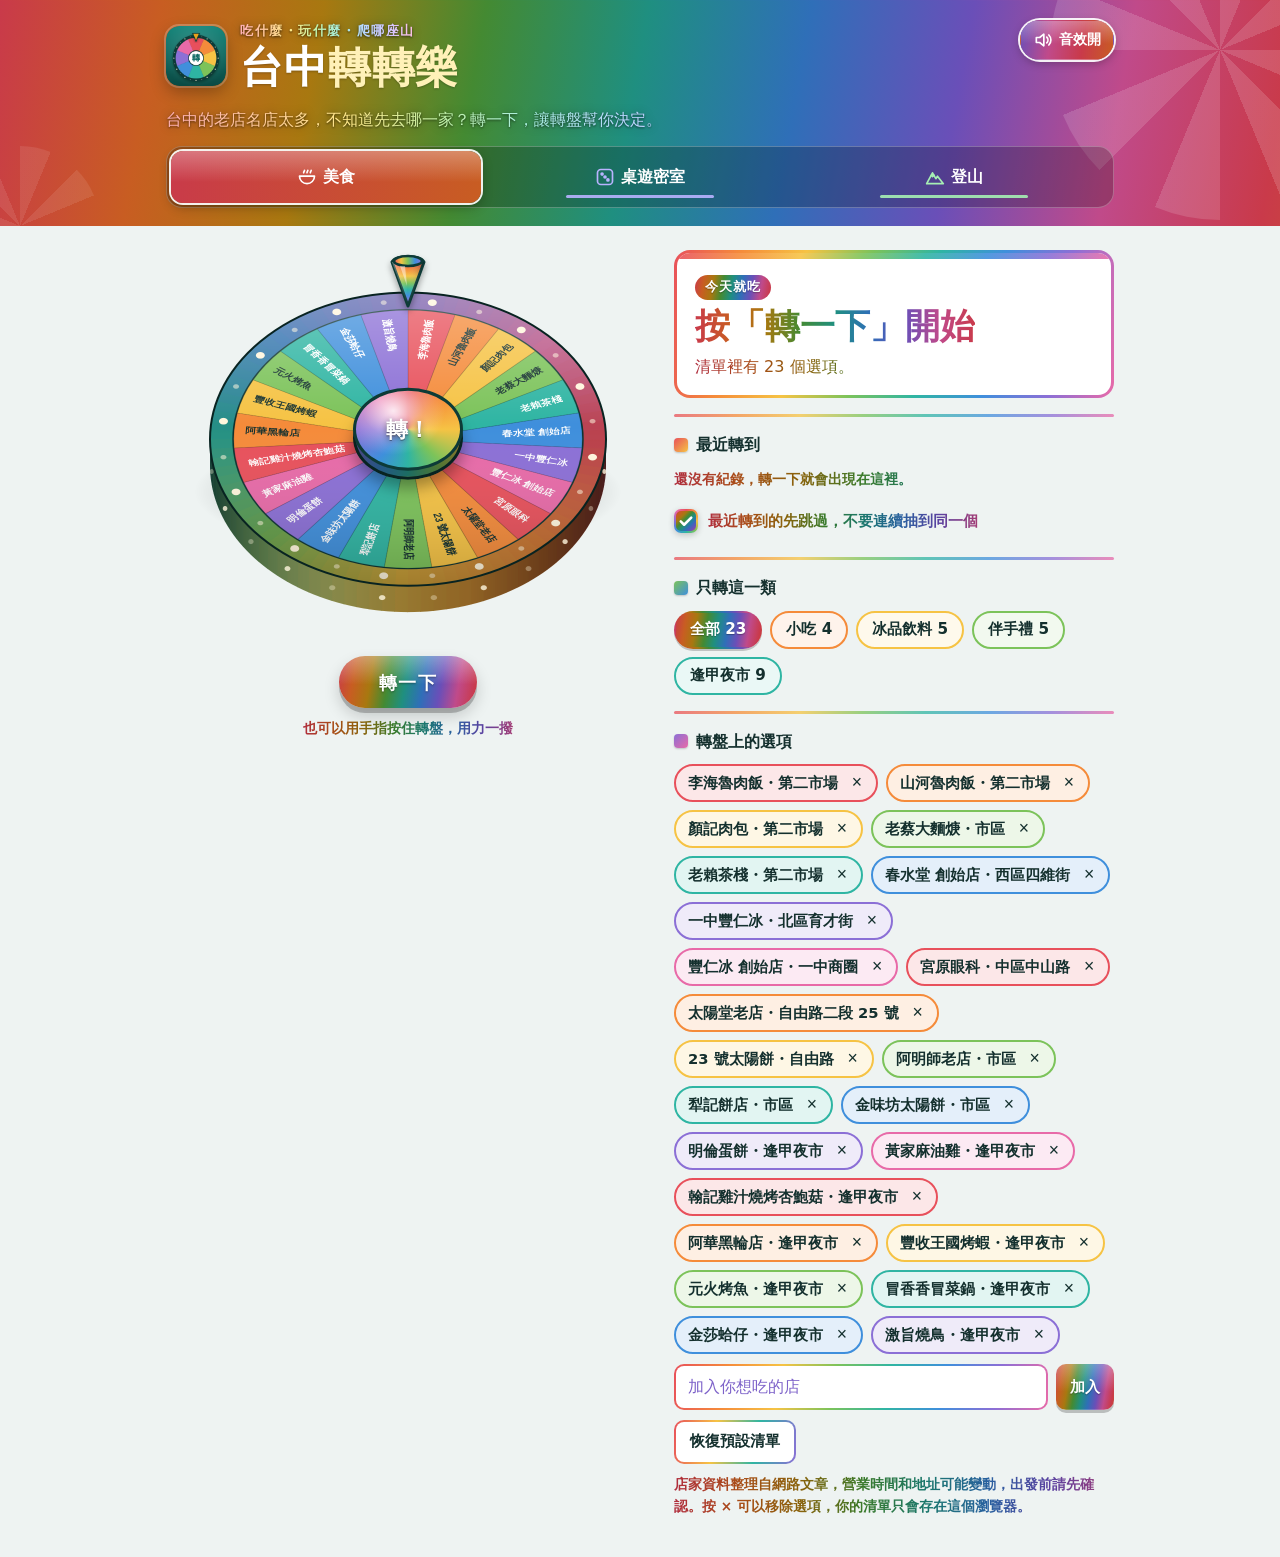
<file: wheel/index.html>
<!doctype html>
<html lang="zh-Hant-TW">
<head>
<meta charset="utf-8">
<meta name="viewport" content="width=device-width, initial-scale=1, viewport-fit=cover">
<title>台中轉轉樂</title>
<meta name="description" content="美食、桌遊密室、登山三個轉盤，轉一下決定在台中吃什麼、玩什麼、爬哪座山。">
<meta name="theme-color" content="#1f8f80" media="(prefers-color-scheme: light)">
<meta name="theme-color" content="#16655b" media="(prefers-color-scheme: dark)">
<link rel="manifest" href="manifest.webmanifest">
<link rel="icon" type="image/png" sizes="32x32" href="icons/favicon-32.png">
<link rel="icon" type="image/png" sizes="192x192" href="icons/icon-192.png">
<link rel="apple-touch-icon" href="icons/apple-touch-icon.png">
<meta name="apple-mobile-web-app-capable" content="yes">
<meta name="mobile-web-app-capable" content="yes">
<meta name="apple-mobile-web-app-title" content="台中轉轉樂">
<meta name="apple-mobile-web-app-status-bar-style" content="black-translucent">
</head>
<body>
<style>
  /* 版面：轉盤是主角，置中；下方是結果卡與可編輯的餐點清單。寬螢幕時左右並排。 */
  :root {
    --bg: #eef3f2;
    --surface: #ffffff;
    --fg: #14302e;
    --muted: #5a716e;
    --line: #cfdcda;
    --accent: #0f6b63;
    --accent-fg: #ffffff;
    --sun: #e3a21a;
    /* 頂部橫幅：五彩漸層（顏色比轉盤深一階，白字才看得清楚） */
    --placeholder: #7d62c9;
    --note-grad: linear-gradient(90deg, #b02e3e, #a94c18, #8a630c, #3a7a2a, #1a776b, #28609f, #5b42a0, #a33c75);
    --text-grad: linear-gradient(90deg, #c93a4a 0.0%, #c85d22 6.25%, #a87810 12.5%, #448a32 18.75%, #1f8f80 25.0%, #2f6fb8 31.25%, #6a4fb8 37.5%, #c04a8a 43.75%, #c93a4a 50.0%, #c85d22 56.25%, #a87810 62.5%, #448a32 68.75%, #1f8f80 75.0%, #2f6fb8 81.25%, #6a4fb8 87.5%, #c04a8a 93.75%, #c93a4a 100.0%);
    --hero-grad: linear-gradient(100deg, #c93a4a 0.0%, #c85d22 6.25%, #a87810 12.5%, #448a32 18.75%, #1f8f80 25.0%, #2f6fb8 31.25%, #6a4fb8 37.5%, #c04a8a 43.75%, #c93a4a 50.0%, #c85d22 56.25%, #a87810 62.5%, #448a32 68.75%, #1f8f80 75.0%, #2f6fb8 81.25%, #6a4fb8 87.5%, #c04a8a 93.75%, #c93a4a 100.0%);
    --hero-fg: #ffffff;
    --hero-muted: #fff3e0;
    --hero-title-accent: #fff1b8;
    --hero-line: rgba(255, 255, 255, .26);
    --hero-tab-bg: rgba(0, 0, 0, .22);
    --hero-tab-on: #ffffff;
    --hero-tab-on-fg: #23313a;
    /* 轉盤八色（五彩） */
    --seg-1: #e8505b;
    --seg-2: #f58b3a;
    --seg-3: #f6c344;
    --seg-4: #7cc35a;
    --seg-5: #2fb5a3;
    --seg-6: #3f8fdc;
    --seg-7: #8b6fd6;
    --seg-8: #e86aa8;
    --seg-ink-dark: #14302e;
    --seg-ink-light: #ffffff;
    --wheel-rim: #0d3b37;
    --wheel-bulb: #fff6dd;
    --wheel-shadow: rgba(4, 33, 30, .38);
    --font-display: "PingFang TC", "Noto Sans TC", "Microsoft JhengHei", sans-serif;
    --font-body: "PingFang TC", "Noto Sans TC", "Microsoft JhengHei", system-ui, sans-serif;
  }
  @media (prefers-color-scheme: dark) {
    :root:not([data-theme="light"]) {
      --bg: #0e1918; --surface: #152422; --fg: #e4efed; --muted: #94aaa6; --line: #2a3f3c;
      --accent: #4cc1b3; --accent-fg: #0b1716; --sun: #f0b93f;
      --placeholder: #b9a8ff; --note-grad: linear-gradient(90deg, #ff8f97, #ffb27a, #ffdc7a, #aee892, #6fe0cf, #8cc0ff, #c4b0ff, #ffa3cf); --text-grad: linear-gradient(90deg, #ff7a83 0.0%, #ffa25e 6.25%, #ffd25c 12.5%, #9be27a 18.75%, #4fd6c3 25.0%, #6fb0ff 31.25%, #b39bff 37.5%, #ff8fc4 43.75%, #ff7a83 50.0%, #ffa25e 56.25%, #ffd25c 62.5%, #9be27a 68.75%, #4fd6c3 75.0%, #6fb0ff 81.25%, #b39bff 87.5%, #ff8fc4 93.75%, #ff7a83 100.0%); --hero-grad: linear-gradient(100deg, #8f2a36 0.0%, #9a4a1e 6.25%, #86610d 12.5%, #376c29 18.75%, #16655b 25.0%, #214f83 31.25%, #4b3883 37.5%, #883562 43.75%, #8f2a36 50.0%, #9a4a1e 56.25%, #86610d 62.5%, #376c29 68.75%, #16655b 75.0%, #214f83 81.25%, #4b3883 87.5%, #883562 93.75%, #8f2a36 100.0%); --hero-fg: #f4f1ea; --hero-muted: #e6ddd0; --hero-title-accent: #ffe39a; --hero-line: rgba(255, 255, 255, .16); --hero-tab-bg: rgba(0, 0, 0, .32); --hero-tab-on: #f4f1ea; --hero-tab-on-fg: #1b2328;
      --seg-1: #d9434f; --seg-2: #e47b2c; --seg-3: #e5b336; --seg-4: #69b049; --seg-5: #24a191; --seg-6: #357fcb; --seg-7: #7a5ec4; --seg-8: #d65b97;
      --seg-ink-dark: #0e1918; --seg-ink-light: #ffffff;
      --wheel-rim: #1f5b55; --wheel-bulb: #fff1c9; --wheel-shadow: rgba(0, 0, 0, .55);
      color-scheme: dark;
    }
  }
  :root[data-theme="dark"] {
    --bg: #0e1918; --surface: #152422; --fg: #e4efed; --muted: #94aaa6; --line: #2a3f3c;
    --accent: #4cc1b3; --accent-fg: #0b1716; --sun: #f0b93f;
    --placeholder: #b9a8ff; --note-grad: linear-gradient(90deg, #ff8f97, #ffb27a, #ffdc7a, #aee892, #6fe0cf, #8cc0ff, #c4b0ff, #ffa3cf); --text-grad: linear-gradient(90deg, #ff7a83 0.0%, #ffa25e 6.25%, #ffd25c 12.5%, #9be27a 18.75%, #4fd6c3 25.0%, #6fb0ff 31.25%, #b39bff 37.5%, #ff8fc4 43.75%, #ff7a83 50.0%, #ffa25e 56.25%, #ffd25c 62.5%, #9be27a 68.75%, #4fd6c3 75.0%, #6fb0ff 81.25%, #b39bff 87.5%, #ff8fc4 93.75%, #ff7a83 100.0%); --hero-grad: linear-gradient(100deg, #8f2a36 0.0%, #9a4a1e 6.25%, #86610d 12.5%, #376c29 18.75%, #16655b 25.0%, #214f83 31.25%, #4b3883 37.5%, #883562 43.75%, #8f2a36 50.0%, #9a4a1e 56.25%, #86610d 62.5%, #376c29 68.75%, #16655b 75.0%, #214f83 81.25%, #4b3883 87.5%, #883562 93.75%, #8f2a36 100.0%); --hero-fg: #f4f1ea; --hero-muted: #e6ddd0; --hero-title-accent: #ffe39a; --hero-line: rgba(255, 255, 255, .16); --hero-tab-bg: rgba(0, 0, 0, .32); --hero-tab-on: #f4f1ea; --hero-tab-on-fg: #1b2328;
    --seg-1: #d9434f; --seg-2: #e47b2c; --seg-3: #e5b336; --seg-4: #69b049; --seg-5: #24a191; --seg-6: #357fcb; --seg-7: #7a5ec4; --seg-8: #d65b97;
    --seg-ink-dark: #0e1918; --seg-ink-light: #ffffff;
    --wheel-rim: #1f5b55; --wheel-bulb: #fff1c9; --wheel-shadow: rgba(0, 0, 0, .55);
    color-scheme: dark;
  }

  * { box-sizing: border-box; }
  [hidden] { display: none !important; }
  body {
    background: var(--bg);
    color: var(--fg);
    font-family: var(--font-body);
    font-size: 16px;
    line-height: 1.6;
    padding-bottom: calc(40px + env(safe-area-inset-bottom, 0px));
    margin: 0;
  }
  .wrap {
    max-width: 980px; margin: 0 auto; display: grid; gap: 24px; grid-template-columns: minmax(0, 1fr);
    padding-left: max(16px, env(safe-area-inset-left, 0px));
    padding-right: max(16px, env(safe-area-inset-right, 0px));
    padding-top: 24px;
  }
  /* 頂部橫幅：滿版漸層，延伸到手機狀態列底下 */
  .hero {
    position: relative; overflow: hidden;
    background: var(--hero-grad);
    background-size: 200% 100%;
    background-position: 0% 50%;
    color: var(--hero-fg);
    text-shadow: 0 1px 2px rgba(0, 0, 0, .25);
    padding-top: calc(20px + env(safe-area-inset-top, 0px));
    padding-bottom: 18px;
  }
  .hero::before, .hero::after {
    content: ""; position: absolute; border-radius: 50%; pointer-events: none;
    background: repeating-conic-gradient(from 0deg, var(--hero-line) 0 22.5deg, transparent 22.5deg 45deg);
  }
  .hero::before { width: 340px; height: 340px; right: -110px; top: -120px; opacity: .55; }
  .hero::after { width: 160px; height: 160px; left: -60px; bottom: -80px; opacity: .35; }
  .is-spinning .hero::before { animation: hero-spin 1.2s linear infinite; }
  /* 轉動時五彩漸層跟著流動 */
  .is-spinning .hero { animation: hero-flow 2.4s linear infinite; }
  @keyframes hero-flow { from { background-position: 0% 50%; } to { background-position: 100% 50%; } }
  @keyframes hero-spin { to { transform: rotate(360deg); } }
  .hero-in {
    position: relative; z-index: 1;
    max-width: 980px; margin: 0 auto; display: grid; gap: 14px;
    padding-left: max(16px, env(safe-area-inset-left, 0px));
    padding-right: max(16px, env(safe-area-inset-right, 0px));
  }
  .brand { display: flex; align-items: center; gap: 14px; min-width: 0; }
  .sound-btn {
    margin-left: auto; align-self: flex-start; flex: none;
    display: inline-flex; align-items: center; gap: 6px;
    font: 500 .85rem var(--font-body); color: var(--hero-fg);
    background: var(--hero-tab-bg); border: 1px solid var(--hero-line); border-radius: 999px;
    padding: 6px 12px; min-height: 40px; cursor: pointer;
  }
  .sound-btn svg { width: 20px; height: 20px; }
  .sound-btn .ico-off { display: none; }
  .sound-btn[aria-pressed="false"] .ico-on { display: none; }
  .sound-btn[aria-pressed="false"] .ico-off { display: inline; }
  /* 音效開：五彩漸層＋白框；音效關：暗色、圖示變灰 */
  .sound-btn[aria-pressed="true"] {
    background:
      linear-gradient(180deg, rgba(255, 255, 255, .3), rgba(255, 255, 255, 0) 60%),
      linear-gradient(100deg, #6a4fb8, #c04a8a, #c93a4a, #c85d22);
    border-color: transparent;
    box-shadow: 0 0 0 2px rgba(255, 255, 255, .92), 0 3px 10px rgba(0, 0, 0, .28);
    font-weight: 700;
  }
  .sound-btn[aria-pressed="false"] {
    background: rgba(0, 0, 0, .35); color: rgba(255, 255, 255, .78);
    border: 1px dashed rgba(255, 255, 255, .5);
  }
  .sound-btn[aria-pressed="false"] svg { color: rgba(255, 255, 255, .6); }
  .sound-btn:focus-visible { outline: 3px solid var(--sun); outline-offset: 2px; }
  @media (max-width: 380px) { .sound-label { display: none; } .sound-btn { padding: 6px 9px; } }
  .confetti { position: fixed; inset: 0; width: 100%; height: 100%; pointer-events: none; z-index: 50; }
  .brand .logo {
    width: 60px; height: 60px; flex: none; border-radius: 22%;
    box-shadow: 0 6px 16px rgba(0, 0, 0, .28), 0 0 0 2px var(--hero-line);
  }
  /* 橫幅上的小標與介紹：淺粉彩虹字＋陰影，在五彩底上也讀得到 */
  .eyebrow, .intro {
    background-image: linear-gradient(90deg, #ffb0b8, #ffc89a, #ffe98a, #c2f2a8, #a8efe3, #b8d6ff, #d4c6ff, #ffbfe0);
    -webkit-background-clip: text; background-clip: text;
    color: transparent; -webkit-text-fill-color: transparent;
    text-shadow: none;
    filter: drop-shadow(0 1px 1px rgba(0, 0, 0, .55)) drop-shadow(0 0 4px rgba(0, 0, 0, .25));
  }
  .eyebrow { margin: 0; font-size: .82rem; letter-spacing: .12em; font-weight: 700; width: fit-content; max-width: 100%; }
  .hero h1 {
    font-family: var(--font-display); font-weight: 900;
    font-size: clamp(1.9rem, 6.5vw, 2.7rem); line-height: 1.15; margin: 2px 0 0;
    letter-spacing: .02em;
  }
  .hero h1 span { color: var(--hero-title-accent); }
  .intro { margin: 0; max-width: 40em; font-weight: 500; }
  @media (max-width: 600px) { .intro { min-height: 3.2em; } }

  .tabs {
    display: grid; grid-template-columns: repeat(3, minmax(0, 1fr)); gap: 4px; padding: 4px;
    background: var(--hero-tab-bg); border: 1px solid var(--hero-line); border-radius: 16px;
  }
  .tab {
    font: 700 .98rem var(--font-body); color: var(--hero-fg); background: transparent; border: 0;
    border-radius: 12px; min-height: 52px; padding: 6px 4px; cursor: pointer;
    display: flex; align-items: center; justify-content: center; gap: 6px;
    transition: background .2s, color .2s;
  }
  .tab svg { width: 20px; height: 20px; flex: none; }
  .tab:hover { background: rgba(255, 255, 255, .08); }
  /* 分頁各有自己的顏色：美食紅橘、桌遊密室藍紫、登山綠青 */
  #tab-food { --t1: #c93a4a; --t2: #c85d22; --t-light: #ffb48a; }
  #tab-games { --t1: #2f6fb8; --t2: #6a4fb8; --t-light: #b9b3ff; }
  #tab-hike { --t1: #448a32; --t2: #1f8f80; --t-light: #a6efb4; }
  .tab { position: relative; }
  .tab svg { color: var(--t-light); }
  .tab::after {
    content: ""; position: absolute; left: 26%; right: 26%; bottom: 5px; height: 3px; border-radius: 3px;
    background: var(--t-light); opacity: .9;
  }
  .tab[aria-selected="true"] {
    background:
      linear-gradient(180deg, rgba(255, 255, 255, .3), rgba(255, 255, 255, 0) 60%),
      linear-gradient(100deg, var(--t1), var(--t2));
    color: #ffffff;
    box-shadow: 0 0 0 2px rgba(255, 255, 255, .92), 0 4px 12px rgba(0, 0, 0, .3);
  }
  .tab[aria-selected="true"] svg { color: #ffffff; }
  .tab[aria-selected="true"]::after { display: none; }
  .tab:disabled { cursor: wait; }
  .tab:focus-visible { outline: 3px solid var(--sun); outline-offset: 2px; }
  @media (max-width: 340px) { .tab svg { display: none; } }
  @media (prefers-reduced-motion: reduce) { .is-spinning .hero::before, .is-spinning .hero { animation: none; } .tab { transition: none; } }

  .layout { display: grid; gap: 24px; grid-template-columns: minmax(0, 1fr); align-items: start; }
  @media (min-width: 820px) { .layout { grid-template-columns: minmax(0, 1.1fr) minmax(0, 1fr); } }

  .stage { display: grid; justify-items: center; gap: 16px; min-width: 0; }
  .wheel-box { position: relative; width: min(100%, 440px); aspect-ratio: 880 / 780; max-width: 100%; }
  .wheel-box canvas { width: 100%; height: 100%; display: block; }
  /* 立體轉盤：轉盤面往後傾斜，畫在 canvas 上；指針和中心鈕用 HTML 疊在上面 */
  .pointer {
    position: absolute; left: 50%; top: calc(10.6% - 40px); transform: translateX(-50%);
    width: 44px; height: 58px; z-index: 2;
    filter: drop-shadow(0 4px 3px rgba(0, 0, 0, .35));
  }
  .pointer svg { width: 100%; height: 100%; display: block; transform-origin: 50% 15%; transition: transform .07s ease-out; }
  .pointer.tick svg { transform: rotate(-14deg); }
  .wheel-box canvas { touch-action: none; cursor: grab; -webkit-user-select: none; user-select: none; }
  .wheel-box canvas.grabbing { cursor: grabbing; }
  .wheel-hint { margin: -6px 0 0; font-size: .85rem; text-align: center; }
  @media (prefers-reduced-motion: reduce) { .pointer svg { transition: none; } }
  .hub {
    position: absolute; left: 50%; top: 48.5%; transform: translate(-50%, -62%);
    width: 25%; aspect-ratio: 1.33; border-radius: 50%;
    /* 五彩轉鈕：上面是彩虹面＋光澤，底下用 ::before 畫出較暗的彩虹側邊 */
    --hub-rainbow: #e8505b, #f58b3a, #f6c344, #7cc35a, #2fb5a3, #3f8fdc, #8b6fd6, #e86aa8, #e8505b;
    isolation: isolate;
    background: transparent;
    border: 0;
    box-shadow: none;
    display: grid; place-items: center;
    font: 900 clamp(1rem, 4vw, 1.4rem) var(--font-display); color: #ffffff;
    text-shadow: 0 1px 0 rgba(0, 0, 0, .35), 0 2px 6px rgba(0, 0, 0, .45);
    cursor: pointer; padding: 0;
    transition: transform .08s, box-shadow .08s;
  }
  /* 側邊（往下的厚度）在最底層，彩虹面蓋在上面，字在最上面 */
  .hub::before {
    content: ""; position: absolute; z-index: -2;
    left: 0; right: 0; top: 9px; bottom: -9px; border-radius: 50%;
    background: conic-gradient(from 0deg, var(--hub-rainbow));
    filter: brightness(.6);
    border: 3px solid var(--wheel-rim);
    box-shadow: 0 8px 16px rgba(0, 0, 0, .35);
    transition: top .08s, bottom .08s;
  }
  .hub::after {
    content: ""; position: absolute; z-index: -1; inset: 0; border-radius: 50%;
    background:
      radial-gradient(ellipse at 36% 26%, rgba(255, 255, 255, .85) 0%, rgba(255, 255, 255, .25) 32%, rgba(255, 255, 255, 0) 55%),
      conic-gradient(from 0deg, var(--hub-rainbow));
    border: 3px solid var(--wheel-rim);
  }
  .is-spinning .hub { animation: hub-hue 1.6s linear infinite; }
  @keyframes hub-hue { to { filter: hue-rotate(360deg); } }
  @media (prefers-reduced-motion: reduce) { .is-spinning .hub { animation: none; } }
  .hub:active:not(:disabled) { transform: translate(-50%, calc(-62% + 6px)); }
  .hub:active:not(:disabled)::before { top: 3px; bottom: -3px; }
  .hub:disabled { cursor: wait; }

  /* 「轉一下」：和頂部橫幅同一組深一階的五彩，白字才清楚 */
  .spin-btn {
    font: 800 1.15rem var(--font-body); letter-spacing: .08em;
    background:
      linear-gradient(180deg, rgba(255, 255, 255, .35) 0%, rgba(255, 255, 255, 0) 55%),
      var(--hero-grad);
    background-size: 100% 100%, 200% 100%;
    background-position: 0 0, 0% 50%;
    color: #ffffff; text-shadow: 0 1px 2px rgba(0, 0, 0, .35);
    border: 0; border-radius: 999px; padding: 12px 40px; min-height: 52px; cursor: pointer;
    box-shadow: 0 5px 0 rgba(0, 0, 0, .22), 0 8px 16px rgba(0, 0, 0, .18);
    transition: transform .08s, box-shadow .08s;
  }
  .spin-btn:active:not(:disabled) { transform: translateY(4px); box-shadow: 0 1px 0 rgba(0, 0, 0, .22), 0 3px 8px rgba(0, 0, 0, .18); }
  .spin-btn:disabled { cursor: wait; filter: saturate(.85); }
  .is-spinning .spin-btn { animation: btn-flow 1.2s linear infinite; }
  @keyframes btn-flow { from { background-position: 0 0, 0% 50%; } to { background-position: 0 0, 100% 50%; } }
  button:focus-visible, input:focus-visible { outline: 3px solid var(--sun); outline-offset: 2px; }

  .panel { display: grid; gap: 16px; min-width: 0; grid-template-columns: minmax(0, 1fr); }
  /* 結果卡：彩虹外框＋上方彩虹細條 */
  .result {
    position: relative; overflow: hidden;
    border: 3px solid transparent; border-radius: 16px;
    background:
      linear-gradient(var(--surface), var(--surface)) padding-box,
      linear-gradient(100deg, var(--seg-1), var(--seg-2), var(--seg-3), var(--seg-4), var(--seg-5), var(--seg-6), var(--seg-7), var(--seg-8)) border-box;
    padding: 20px 18px 16px; min-height: 132px;
  }
  .result::before {
    content: ""; position: absolute; left: 0; right: 0; top: 0; height: 6px;
    background: linear-gradient(100deg, var(--seg-1), var(--seg-2), var(--seg-3), var(--seg-4), var(--seg-5), var(--seg-6), var(--seg-7), var(--seg-8));
    opacity: .9;
  }
  .result .label {
    display: inline-block; font-size: .8rem; font-weight: 700; letter-spacing: .08em; margin: 0;
    color: #ffffff; padding: 2px 10px; border-radius: 999px;
    background: var(--hero-grad); background-size: 200% 100%;
    text-shadow: 0 1px 1px rgba(0, 0, 0, .3);
  }
  .result .name { font: 900 clamp(1.6rem, 6vw, 2.2rem)/1.25 var(--font-display); margin: 4px 0; overflow-wrap: anywhere; }
  /* 結果文字：五彩漸層字（深色模式用亮一點的彩虹） */
  .result .name, .result .meta b {
    background-image: var(--text-grad); background-size: 200% 100%; background-position: 0% 50%;
    -webkit-background-clip: text; background-clip: text;
    color: transparent; -webkit-text-fill-color: transparent;
  }
  .result .name { padding-bottom: .06em; width: fit-content; max-width: 100%; }
  /* 說明文字也用五彩（比大字再深一階，小字才看得清楚） */
  .result .meta {
    background-image: var(--note-grad); background-size: 100% 100%;
    -webkit-background-clip: text; background-clip: text;
    color: transparent; -webkit-text-fill-color: transparent;
    font-weight: 500;
  }
  .result .meta b { background-size: 100% 100%; background-image: linear-gradient(90deg, var(--seg-6), var(--seg-7), var(--seg-8)); }
  .result.pop.win .name { animation: pop .45s ease-out, name-shine 1.8s ease-out; }
  @keyframes name-shine { from { background-position: 100% 50%; } to { background-position: 0% 50%; } }
  .result .meta { margin: 0; color: var(--muted); }
  .result .meta b { color: var(--fg); font-weight: 700; }
  .result.pop .name { animation: pop .45s ease-out; }
  @keyframes pop { 0% { transform: scale(.85); opacity: 0; } 100% { transform: scale(1); opacity: 1; } }
  .result.win { animation: win-glow 1.4s ease-out; }
  @keyframes win-glow {
    0% { box-shadow: 0 0 0 0 rgba(227, 162, 26, .75); }
    35% { box-shadow: 0 0 0 10px rgba(227, 162, 26, .25); }
    100% { box-shadow: 0 0 0 18px rgba(227, 162, 26, 0); }
  }

  .box { border-top: 1px solid var(--line); padding-top: 14px; display: grid; gap: 10px; grid-template-columns: minmax(0, 1fr); }
  .box h2 { font-size: 1rem; margin: 0; }
  .filters, .chips { display: flex; flex-wrap: wrap; gap: 8px; }
  .filter {
    font: 500 .95rem var(--font-body); color: var(--fg);
    background: transparent; border: 1px solid var(--line); border-radius: 999px;
    padding: 6px 14px; min-height: 38px; cursor: pointer;
  }
  .filter[aria-pressed="true"] { background: var(--fg); color: var(--bg); border-color: var(--fg); }

  .chip {
    display: inline-flex; align-items: center; gap: 4px;
    background: var(--surface); border: 1px solid var(--line); border-radius: 999px;
    padding: 2px 4px 2px 12px; font-size: .92rem; max-width: 100%;
  }
  .chip span { overflow-wrap: anywhere; }
  .chip button {
    border: 0; background: transparent; color: var(--muted); cursor: pointer;
    width: 30px; height: 30px; border-radius: 50%; font-size: 1.1rem; line-height: 1;
  }
  .chip button:hover { color: var(--fg); background: var(--bg); }
  .chip.off { opacity: .4; }

  .add { display: flex; gap: 8px; }
  .add input {
    flex: 1; min-width: 0; font: inherit; font-size: 16px; color: var(--fg);
    background: var(--surface); border: 1px solid var(--line); border-radius: 10px; padding: 8px 12px; min-height: 44px;
  }
  .add button, .reset {
    font: 500 .95rem var(--font-body); border-radius: 10px; cursor: pointer; min-height: 44px; padding: 8px 14px;
  }
  .add button { background: var(--fg); color: var(--bg); border: 0; }
  .reset { background: transparent; color: var(--muted); border: 1px solid var(--line); justify-self: start; }
  .hint { font-size: .85rem; margin: 0; }
  /* 提示文字：深一階的五彩字（深色模式用亮彩虹），小字也看得清楚 */
  .wheel-hint, .hint {
    background-image: var(--note-grad);
    -webkit-background-clip: text; background-clip: text;
    color: transparent; -webkit-text-fill-color: transparent;
    font-weight: 600;
  }
  .wheel-hint { width: fit-content; max-width: 100%; justify-self: center; }

  .actions { display: flex; flex-wrap: wrap; gap: 8px; margin-top: 12px; }
  /* 結果卡上的三個按鈕：各用一段深一階的彩虹漸層，白字才清楚 */
  .action {
    font: 700 .95rem var(--font-body); color: #ffffff; text-decoration: none;
    text-shadow: 0 1px 1px rgba(0, 0, 0, .3);
    background: linear-gradient(180deg, rgba(255, 255, 255, .28), rgba(255, 255, 255, 0) 60%), var(--action-grad);
    border: 0; border-radius: 999px;
    padding: 8px 16px; min-height: 42px; display: inline-flex; align-items: center; cursor: pointer;
    box-shadow: 0 3px 0 rgba(0, 0, 0, .22);
    transition: transform .08s, box-shadow .08s, filter .15s;
  }
  .action:hover { filter: brightness(1.08); }
  .action:active { transform: translateY(2px); box-shadow: 0 1px 0 rgba(0, 0, 0, .22); }
  #result-map { --action-grad: linear-gradient(100deg, #2f6fb8, #6a4fb8); }
  #result-share { --action-grad: linear-gradient(100deg, #c04a8a, #c93a4a); }
  #result-again { --action-grad: linear-gradient(100deg, #448a32, #1f8f80); }
  a.action:focus-visible { outline: 3px solid var(--sun); outline-offset: 2px; }
  .share-msg { margin: 8px 0 0; font-size: .85rem; color: var(--muted); }

  .box-head { display: flex; align-items: center; justify-content: space-between; gap: 8px; }
  .link-btn { font: 500 .9rem var(--font-body); color: var(--muted); background: transparent; border: 0;
    padding: 6px 8px; min-height: 36px; cursor: pointer; text-decoration: underline; }
  .history { margin: 0; padding: 0; list-style: none; display: grid; gap: 6px; }
  .history li { display: flex; gap: 10px; align-items: baseline; min-width: 0; }
  .history .when { font-size: .8rem; color: var(--muted); font-variant-numeric: tabular-nums; flex: none; }
  .history .what { overflow-wrap: anywhere; }
  .history .empty { color: var(--muted); font-size: .9rem; }
  .toggle { display: flex; gap: 10px; align-items: center; font-size: .92rem; cursor: pointer; min-height: 40px; }
  .toggle input { width: 20px; height: 20px; accent-color: var(--accent); flex: none; }

  /* ===== 下方區塊（最近轉到、只轉這一類、轉盤上的選項）五彩版 ===== */
  .box {
    border-top: 0; position: relative; padding-top: 18px;
  }
  .box::before {
    content: ""; position: absolute; left: 0; right: 0; top: 0; height: 3px; border-radius: 3px;
    background: linear-gradient(100deg, var(--seg-1), var(--seg-2), var(--seg-3), var(--seg-4), var(--seg-5), var(--seg-6), var(--seg-7), var(--seg-8));
    opacity: .75;
  }
  .panel > .box:nth-child(2) { --box-c: var(--seg-1); --box-c2: var(--seg-3); }
  .panel > .box:nth-child(3) { --box-c: var(--seg-4); --box-c2: var(--seg-6); }
  .panel > .box:nth-child(4) { --box-c: var(--seg-7); --box-c2: var(--seg-8); }
  .box h2 { display: flex; align-items: center; gap: 8px; }
  .box h2::before {
    content: ""; width: 14px; height: 14px; border-radius: 4px; flex: none;
    background: linear-gradient(135deg, var(--box-c, var(--seg-1)), var(--box-c2, var(--seg-3)));
    box-shadow: 0 1px 2px rgba(0, 0, 0, .2);
  }

  /* 最近轉到：每筆一個顏色 */
  .history li:not(.empty) {
    align-items: center; padding: 6px 10px; border-radius: 10px;
    background: color-mix(in srgb, var(--c) 14%, var(--surface));
    border-left: 4px solid var(--c);
  }
  .history li:nth-child(8n+1) { --c: var(--seg-1); }
  .history li:nth-child(8n+2) { --c: var(--seg-2); }
  .history li:nth-child(8n+3) { --c: var(--seg-3); }
  .history li:nth-child(8n+4) { --c: var(--seg-4); }
  .history li:nth-child(8n+5) { --c: var(--seg-5); }
  .history li:nth-child(8n+6) { --c: var(--seg-6); }
  .history li:nth-child(8n+7) { --c: var(--seg-7); }
  .history li:nth-child(8n+8) { --c: var(--seg-8); }
  /* 剩下的小字（紀錄時間、沒有紀錄時的提示、勾選說明、分享訊息）也用深一階的五彩字 */
  .history .when, .history .empty, .toggle span, .share-msg {
    background-image: var(--note-grad);
    -webkit-background-clip: text; background-clip: text;
    color: transparent; -webkit-text-fill-color: transparent;
    font-weight: 600;
  }
  .history .when, .toggle span, .share-msg { width: fit-content; max-width: 100%; }
  .history .what { font-weight: 700; }
  .link-btn { color: var(--seg-1); font-weight: 700; }
  /* 五彩勾選框：沒勾時是彩虹外框，勾了是彩虹底＋白色勾 */
  .toggle input {
    -webkit-appearance: none; appearance: none; margin: 0;
    width: 24px; height: 24px; border-radius: 7px; cursor: pointer; flex: none;
    border: 2.5px solid transparent;
    background:
      linear-gradient(var(--surface), var(--surface)) padding-box,
      conic-gradient(from 0deg, var(--seg-1), var(--seg-2), var(--seg-3), var(--seg-4), var(--seg-5), var(--seg-6), var(--seg-7), var(--seg-8), var(--seg-1)) border-box;
    transition: transform .1s;
  }
  .toggle input:checked {
    background:
      url("data:image/svg+xml,%3Csvg xmlns='http://www.w3.org/2000/svg' viewBox='0 0 24 24'%3E%3Cpath d='M5 12.5l4.5 4.5L19 7.5' fill='none' stroke='white' stroke-width='3.4' stroke-linecap='round' stroke-linejoin='round'/%3E%3C/svg%3E") center / 18px no-repeat,
      linear-gradient(135deg, #c93a4a, #c85d22, #a87810, #448a32, #1f8f80, #2f6fb8, #6a4fb8, #c04a8a) padding-box,
      conic-gradient(from 0deg, var(--seg-1), var(--seg-2), var(--seg-3), var(--seg-4), var(--seg-5), var(--seg-6), var(--seg-7), var(--seg-8), var(--seg-1)) border-box;
    box-shadow: 0 2px 6px rgba(0, 0, 0, .2);
  }
  .toggle input:active { transform: scale(.9); }
  .toggle input:focus-visible { outline: 3px solid var(--sun); outline-offset: 2px; }
  @media (prefers-reduced-motion: reduce) { .toggle input { transition: none; } }

  /* 只轉這一類：未選用彩色框，選中用五彩漸層 */
  .filter { border: 2px solid var(--c); color: var(--fg); background: color-mix(in srgb, var(--c) 10%, var(--surface)); font-weight: 700; }
  .filter:nth-child(8n+1) { --c: var(--seg-1); }
  .filter:nth-child(8n+2) { --c: var(--seg-2); }
  .filter:nth-child(8n+3) { --c: var(--seg-3); }
  .filter:nth-child(8n+4) { --c: var(--seg-4); }
  .filter:nth-child(8n+5) { --c: var(--seg-5); }
  .filter:nth-child(8n+6) { --c: var(--seg-6); }
  .filter:nth-child(8n+7) { --c: var(--seg-7); }
  .filter:nth-child(8n+8) { --c: var(--seg-8); }
  .filter[aria-pressed="true"] {
    background: var(--hero-grad); background-size: 200% 100%;
    color: #ffffff; border-color: transparent; text-shadow: 0 1px 1px rgba(0, 0, 0, .3);
    box-shadow: 0 2px 0 rgba(0, 0, 0, .2);
  }

  /* 轉盤上的選項：每個選項一個顏色 */
  .chip {
    border: 2px solid var(--c);
    background: color-mix(in srgb, var(--c) 14%, var(--surface));
    font-weight: 600;
  }
  .chip:nth-child(8n+1) { --c: var(--seg-1); }
  .chip:nth-child(8n+2) { --c: var(--seg-2); }
  .chip:nth-child(8n+3) { --c: var(--seg-3); }
  .chip:nth-child(8n+4) { --c: var(--seg-4); }
  .chip:nth-child(8n+5) { --c: var(--seg-5); }
  .chip:nth-child(8n+6) { --c: var(--seg-6); }
  .chip:nth-child(8n+7) { --c: var(--seg-7); }
  .chip:nth-child(8n+8) { --c: var(--seg-8); }
  .chip button { color: var(--fg); }
  .chip button:hover { background: var(--c); color: #ffffff; }

  /* 新增與恢復 */
  /* 五彩輸入框：彩虹外框，點進去時外圍亮起彩虹光暈，提示字與游標也帶顏色 */
  .add input {
    border: 2.5px solid transparent;
    background:
      linear-gradient(var(--surface), var(--surface)) padding-box,
      linear-gradient(100deg, var(--seg-1), var(--seg-2), var(--seg-3), var(--seg-4), var(--seg-5), var(--seg-6), var(--seg-7), var(--seg-8)) border-box;
    caret-color: var(--seg-1);
    font-weight: 600;
  }
  .add input::placeholder { color: var(--placeholder); opacity: 1; font-weight: 500; }
  .add input:focus {
    outline: none;
    box-shadow:
      -4px 0 10px -2px color-mix(in srgb, var(--seg-1) 55%, transparent),
      0 -3px 10px -2px color-mix(in srgb, var(--seg-3) 55%, transparent),
      4px 0 10px -2px color-mix(in srgb, var(--seg-6) 55%, transparent),
      0 3px 10px -2px color-mix(in srgb, var(--seg-8) 55%, transparent);
  }
  .add button {
    /* 「加入」：和「轉一下」同一組深一階的完整彩虹 */
    background: linear-gradient(180deg, rgba(255, 255, 255, .3), rgba(255, 255, 255, 0) 60%), var(--hero-grad);
    background-size: 100% 100%, 200% 100%;
    background-position: 0 0, 0% 50%;
    transition: transform .08s, box-shadow .08s, background-position .6s ease-out;
    color: #ffffff; font-weight: 700; text-shadow: 0 1px 1px rgba(0, 0, 0, .3);
    box-shadow: 0 3px 0 rgba(0, 0, 0, .22);
  }
  .add button:active { transform: translateY(2px); box-shadow: 0 1px 0 rgba(0, 0, 0, .22); }
  .add button:hover { background-position: 0 0, 50% 50%; }
  @media (prefers-reduced-motion: reduce) { .add button { transition: none; } }
  .reset {
    border: 2px solid transparent; color: var(--fg); font-weight: 600;
    background:
      linear-gradient(var(--surface), var(--surface)) padding-box,
      linear-gradient(100deg, var(--seg-1), var(--seg-3), var(--seg-5), var(--seg-7)) border-box;
  }

  @media (prefers-reduced-motion: reduce) { .result.pop .name, .result.pop.win .name, .result.win, .is-spinning .spin-btn { animation: none; } }
</style>

<header class="hero">
  <div class="hero-in">
    <div class="brand">
      <img class="logo" src="icons/icon-192.png" alt="" width="60" height="60">
      <div>
        <p class="eyebrow">吃什麼・玩什麼・爬哪座山</p>
        <h1>台中<span>轉轉樂</span></h1>
      </div>
      <button class="sound-btn" id="sound-btn" type="button" aria-pressed="true" aria-label="音效">
        <svg class="ico-on" viewBox="0 0 24 24" fill="none" stroke="currentColor" stroke-width="2" stroke-linecap="round" stroke-linejoin="round" aria-hidden="true"><path d="M4 9h4l5-4v14l-5-4H4Z"/><path d="M16.5 8.5a5 5 0 0 1 0 7"/><path d="M19 6a8.5 8.5 0 0 1 0 12"/></svg>
        <svg class="ico-off" viewBox="0 0 24 24" fill="none" stroke="currentColor" stroke-width="2" stroke-linecap="round" stroke-linejoin="round" aria-hidden="true"><path d="M4 9h4l5-4v14l-5-4H4Z"/><path d="m17 9 5 6M22 9l-5 6"/></svg>
        <span class="sound-label">音效開</span>
      </button>
    </div>
    <p class="intro" id="intro"></p>
    <nav class="tabs" role="tablist" aria-label="選擇轉盤">
      <button class="tab" type="button" role="tab" id="tab-food" data-key="food">
        <svg viewBox="0 0 24 24" fill="none" stroke="currentColor" stroke-width="2" stroke-linecap="round" stroke-linejoin="round" aria-hidden="true"><path d="M3 11h18a9 9 0 0 1-18 0Z"/><path d="M8 7c0-1.5 1-1.5 1-3M12 7c0-1.5 1-1.5 1-3M16 7c0-1.5 1-1.5 1-3"/></svg>
        <span>美食</span>
      </button>
      <button class="tab" type="button" role="tab" id="tab-games" data-key="games">
        <svg viewBox="0 0 24 24" fill="none" stroke="currentColor" stroke-width="2" stroke-linecap="round" stroke-linejoin="round" aria-hidden="true"><rect x="3" y="3" width="18" height="18" rx="4"/><circle cx="8.5" cy="8.5" r="1.2" fill="currentColor"/><circle cx="15.5" cy="15.5" r="1.2" fill="currentColor"/><circle cx="12" cy="12" r="1.2" fill="currentColor"/></svg>
        <span>桌遊密室</span>
      </button>
      <button class="tab" type="button" role="tab" id="tab-hike" data-key="hike">
        <svg viewBox="0 0 24 24" fill="none" stroke="currentColor" stroke-width="2" stroke-linecap="round" stroke-linejoin="round" aria-hidden="true"><path d="M2 20 9 7l4 7 2-3 7 9Z"/><path d="m7.5 10 1.5 1.5L11 10"/></svg>
        <span>登山</span>
      </button>
    </nav>
  </div>
</header>
<canvas class="confetti" id="confetti" aria-hidden="true"></canvas>

<div class="wrap">

  <div class="layout">
    <section class="stage" aria-label="轉盤">
      <div class="wheel-box">
        <canvas id="wheel" width="880" height="780" aria-hidden="true"></canvas>
        <div class="pointer" aria-hidden="true">
          <svg viewBox="0 0 44 58">
            <defs>
              <linearGradient id="pg" x1="0" y1="0" x2="0" y2="1"><stop offset="0" stop-color="#e8505b"/><stop offset=".16" stop-color="#f58b3a"/><stop offset=".32" stop-color="#f6c344"/><stop offset=".48" stop-color="#7cc35a"/><stop offset=".62" stop-color="#2fb5a3"/><stop offset=".76" stop-color="#3f8fdc"/><stop offset=".9" stop-color="#8b6fd6"/><stop offset="1" stop-color="#e86aa8"/></linearGradient>
              <linearGradient id="ps" x1="0" y1="0" x2="1" y2="0"><stop offset="0" stop-color="#ffffff" stop-opacity=".35"/><stop offset=".5" stop-color="#ffffff" stop-opacity="0"/><stop offset="1" stop-color="#000000" stop-opacity=".3"/></linearGradient>
              <linearGradient id="pc" x1="0" y1="0" x2="1" y2="0"><stop offset="0" stop-color="#e8505b"/><stop offset=".25" stop-color="#f6c344"/><stop offset=".5" stop-color="#7cc35a"/><stop offset=".75" stop-color="#3f8fdc"/><stop offset="1" stop-color="#8b6fd6"/></linearGradient>
            </defs>
            <ellipse cx="22" cy="10" rx="17" ry="7" fill="#0d3b37"/>
            <path d="M6 10 L38 10 L22 54 Z" fill="url(#pg)" stroke="#0d3b37" stroke-width="3" stroke-linejoin="round"/>
            <path d="M6 10 L38 10 L22 54 Z" fill="url(#ps)"/>
            <ellipse cx="22" cy="9" rx="14" ry="5" fill="url(#pc)" stroke="#0d3b37" stroke-width="2.5"/>
            <path d="M14 14 L19 14 L21 34 Z" fill="#ffffff" opacity=".45"/>
          </svg>
        </div>
        <button id="hub" class="hub" type="button" aria-label="轉動轉盤">轉！</button>
      </div>
      <button id="spin" class="spin-btn" type="button">轉一下</button>
      <p class="wheel-hint" id="wheel-hint">也可以用手指按住轉盤，用力一撥</p>
    </section>

    <section class="panel">
      <div id="result" class="result" aria-live="polite">
        <p class="label" id="result-label"></p>
        <p class="name" id="result-name">按「轉一下」開始</p>
        <p class="meta" id="result-meta">清單裡有 <b id="count">0</b> 個選項。</p>
        <div class="actions" id="result-actions" hidden>
          <a class="action" id="result-map" href="#" target="_blank" rel="noopener" hidden>在 Google 地圖找</a>
          <button class="action" id="result-share" type="button">分享結果</button>
          <button class="action" id="result-again" type="button">再轉一次</button>
        </div>
        <p class="share-msg" id="share-msg" role="status" hidden></p>
      </div>

      <div class="box">
        <div class="box-head">
          <h2>最近轉到</h2>
          <button class="link-btn" id="history-clear" type="button" hidden>清除</button>
        </div>
        <ol class="history" id="history"></ol>
        <label class="toggle" for="avoid-repeat">
          <input type="checkbox" id="avoid-repeat" checked>
          <span>最近轉到的先跳過，不要連續抽到同一個</span>
        </label>
      </div>

      <div class="box">
        <h2 id="filter-title">只轉這一類</h2>
        <div class="filters" id="filters" role="group" aria-label="篩選類別"></div>
      </div>

      <div class="box">
        <h2>轉盤上的選項</h2>
        <div class="chips" id="chips"></div>
        <form class="add" id="add-form">
          <input id="add-input" type="text" maxlength="20" placeholder="" aria-label="新增選項">
          <button type="submit">加入</button>
        </form>
        <button class="reset" id="reset" type="button">恢復預設清單</button>
        <p class="hint" id="install-hint" hidden></p>
        <p class="hint" id="data-hint"></p>
      </div>
    </section>
  </div>
</div>

<script>
(function () {
  "use strict";
  // 三個轉盤的預設資料。每個轉盤的清單分開存在這個瀏覽器。
  var WHEELS = {
    food: {
      intro: "台中的老店名店太多，不知道先去哪一家？轉一下，讓轉盤幫你決定。",
      label: "今天就吃",
      filterTitle: "只轉這一類",
      placeholder: "加入你想吃的店",
      hint: "店家資料整理自網路文章，營業時間和地址可能變動，出發前請先確認。",
      map: function (it) { return "台中 " + it.name; },
      cats: ["全部", "小吃", "冰品飲料", "伴手禮", "逢甲夜市", "自訂"],
      defaults: [
        { name: "李海魯肉飯", cat: "小吃", area: "第二市場", note: "從下午賣到凌晨，第二市場的必吃魯肉飯。" },
        { name: "山河魯肉飯", cat: "小吃", area: "第二市場", note: "和李海各有擁護者的市場老店。" },
        { name: "顏記肉包", cat: "小吃", area: "第二市場", note: "在地人推薦的市場肉包。" },
        { name: "老蔡大麵焿", cat: "小吃", area: "市區", note: "約 40 年的大麵焿老店，一週只開兩天，先看粉專公告。" },
        { name: "老賴茶棧", cat: "冰品飲料", area: "第二市場", note: "市場裡的古早味紅茶老攤。" },
        { name: "春水堂 創始店", cat: "冰品飲料", area: "西區四維街", note: "被視為珍珠奶茶的發源店。" },
        { name: "一中豐仁冰", cat: "冰品飲料", area: "北區育才街", note: "約 70 年老店，蜜花豆、冰淇淋配酸梅冰。" },
        { name: "豐仁冰 創始店", cat: "冰品飲料", area: "一中商圈", note: "蜜豆、粉圓、芋圓配料豐富的冰品老店。" },
        { name: "宮原眼科", cat: "冰品飲料", area: "中區中山路", note: "日治時期眼科建築改成的冰淇淋與甜點店。" },
        { name: "太陽堂老店", cat: "伴手禮", area: "自由路二段 25 號", note: "1954 年創立，台中太陽餅的代表店家。" },
        { name: "23 號太陽餅", cat: "伴手禮", area: "自由路", note: "自由路上常被推薦的太陽餅老店。" },
        { name: "阿明師老店", cat: "伴手禮", area: "市區", note: "常被列入台中太陽餅名店。" },
        { name: "犁記餅店", cat: "伴手禮", area: "市區", note: "老字號餅店，常被列入台中太陽餅名店。" },
        { name: "金味坊太陽餅", cat: "伴手禮", area: "市區", note: "不加豬油與雞蛋，吃素的人也能吃。" },
        // 第 2 版新增：逢甲夜市（added 用來把新店家補進舊的清單）
        { name: "明倫蛋餅", cat: "逢甲夜市", area: "逢甲夜市", note: "現煎蛋餅，逢甲的招牌之一。", added: 2 },
        { name: "黃家麻油雞", cat: "逢甲夜市", area: "逢甲夜市", note: "推薦點麻油雞麵線湯。", added: 2 },
        { name: "翰記雞汁燒烤杏鮑菇", cat: "逢甲夜市", area: "逢甲夜市", note: "夜市烤杏鮑菇。", added: 2 },
        { name: "阿華黑輪店", cat: "逢甲夜市", area: "逢甲夜市", note: "據說開了約 40 年的老攤。", added: 2 },
        { name: "豐收王國烤蝦", cat: "逢甲夜市", area: "逢甲夜市", note: "不用自己剝殼的懶人蝦。", added: 2 },
        { name: "元火烤魚", cat: "逢甲夜市", area: "逢甲夜市", note: "招牌火烤魚，也有澎湖牡蠣。", added: 2 },
        { name: "冒香香冒菜鍋", cat: "逢甲夜市", area: "逢甲夜市", note: "麻辣冒菜，冬天很受歡迎。", added: 2 },
        { name: "金莎蛤仔", cat: "逢甲夜市", area: "逢甲夜市", note: "鹹蛋黃炒蛤蜊。", added: 2 },
        { name: "激旨燒鳥", cat: "逢甲夜市", area: "逢甲夜市", note: "人氣排隊的烤雞肉串。", added: 2 }
      ]
    },
    games: {
      intro: "朋友聚會不知道玩什麼？轉一下，決定今晚玩哪款桌遊，或去挑戰哪種密室逃脫。",
      label: "今晚就玩",
      filterTitle: "只轉這一類",
      placeholder: "加入你想玩的桌遊或密室主題",
      hint: "人數和時間是一般建議，實際依店家規定。",
      map: function (it) {
        if (it.cat === "密室逃脫") return "台中 密室逃脫";
        if (it.cat === "自訂") return "台中 " + it.name;
        return "台中 桌遊店";
      },
      mapLabel: function (it) { return it.cat === "密室逃脫" ? "找台中的密室逃脫" : it.cat === "自訂" ? "在 Google 地圖找" : "找台中的桌遊店"; },
      cats: ["全部", "派對歡樂", "推理陣營", "策略經營", "合作", "密室逃脫", "自訂"],
      defaults: [
        { name: "德國心臟病", cat: "派對歡樂", area: "2–6 人・15 分鐘", note: "同一種水果剛好 5 個就搶按鈴，拚反應。" },
        { name: "妙語說書人", cat: "派對歡樂", area: "3–8 人・30 分鐘", note: "用一句話形容手上的圖，讓部分人猜中。" },
        { name: "機密代號", cat: "派對歡樂", area: "4–8 人・15 分鐘", note: "分兩隊，隊長用一個詞提示多張卡。" },
        { name: "矮人礦坑", cat: "派對歡樂", area: "3–10 人・30 分鐘", note: "鋪路挖金礦，但有人是偷偷搞破壞的。" },
        { name: "UNO", cat: "派對歡樂", area: "2–10 人・20 分鐘", note: "規則人人都會，加罰牌最傷感情。" },
        { name: "阿瓦隆", cat: "推理陣營", area: "5–10 人・30 分鐘", note: "好人出任務、壞人混進去，靠發言找出間諜。" },
        { name: "狼人殺", cat: "推理陣營", area: "8–18 人・40 分鐘", note: "人多最好玩，需要一位主持人。" },
        { name: "血染鐘樓", cat: "推理陣營", area: "5–15 人・60 分鐘", note: "角色能力多變的進階版陣營推理。" },
        { name: "卡坦島", cat: "策略經營", area: "3–4 人・75 分鐘", note: "蒐集資源、交易、蓋村莊和道路。" },
        { name: "璀璨寶石", cat: "策略經營", area: "2–4 人・30 分鐘", note: "收集寶石買發展卡，新手也容易上手。" },
        { name: "鐵道任務", cat: "策略經營", area: "2–5 人・45 分鐘", note: "收集車廂卡，連起地圖上的城市。" },
        { name: "拉密", cat: "策略經營", area: "2–4 人・45 分鐘", note: "數字牌組成順子或同數，長輩也會玩。" },
        { name: "花火", cat: "合作", area: "2–5 人・25 分鐘", note: "看得到別人的牌卻看不到自己的，一起放煙火。" },
        { name: "瘟疫危機", cat: "合作", area: "2–4 人・45 分鐘", note: "全隊合作在疫情擴散前研發解藥。" },
        { name: "恐怖主題密室", cat: "密室逃脫", area: "建議 4–6 人・60–90 分鐘", note: "有 NPC 演員和驚嚇橋段，膽小的人走中間。" },
        { name: "解謎機關密室", cat: "密室逃脫", area: "建議 3–5 人・60 分鐘", note: "沒有嚇人元素，專心解謎、開機關。" },
        { name: "劇情沉浸密室", cat: "密室逃脫", area: "建議 4–8 人・90–120 分鐘", note: "每人扮演一個角色，跟著故事一起推進。" },
        { name: "親子密室", cat: "密室逃脫", area: "建議 2–5 人・45–60 分鐘", note: "題目較簡單，適合帶小朋友。" },
        { name: "劇本殺", cat: "密室逃脫", area: "建議 5–8 人・3–5 小時", note: "讀劇本、搜證、找出兇手，時間比較長。" }
      ]
    },
    hike: {
      intro: "這個週末爬哪座山？先選難度，再轉一下決定。",
      label: "這次就爬",
      filterTitle: "只轉這個難度",
      placeholder: "加入你想爬的山或步道",
      hint: "距離和時間整理自網路文章，僅供參考。出發前請查林業及自然保育署的步道開放公告，颱風或大雨後常會封路。",
      map: function (it) { return "台中 " + it.name; },
      cats: ["全部", "新手", "中級", "進階", "自訂"],
      defaults: [
        { name: "大坑 5 號步道", cat: "新手", area: "北屯・約 1.5 小時", note: "全長 1.4 公里，有觀景平台和涼亭。" },
        { name: "聚興山／新田步道", cat: "新手", area: "潭子・約 2 小時", note: "長約 3 公里，難度低，適合散步型登山。" },
        { name: "東卯山", cat: "中級", area: "谷關・約一整天", note: "谷關七雄之一，登山道寬、好走，向陽路段較熱。" },
        { name: "唐麻丹山", cat: "中級", area: "谷關・來回約 6 小時", note: "七雄入門首選，第一次建議從松鶴部落登山口上。" },
        { name: "白毛山", cat: "中級", area: "谷關・約一整天", note: "谷關七雄之一，有點陡峭。" },
        { name: "波津加山", cat: "中級", area: "谷關・來回約 6 小時", note: "谷關七雄之一，一路持續爬升。" },
        { name: "馬崙山", cat: "中級", area: "谷關・約一整天", note: "谷關七雄之一，出發前先查路況。" },
        { name: "屋我尾山", cat: "中級", area: "谷關・約一整天", note: "谷關七雄之一，出發前先查路況。" },
        { name: "八仙山", cat: "進階", area: "谷關・來回至少 8 小時", note: "谷關七雄裡最難的一座，單程約 6 公里。" },
        { name: "鳶嘴山", cat: "進階", area: "和平・約半天", note: "後段是岩稜，要貼山壁拉繩，下山比上山難。" },
        { name: "鳶嘴稍來國家步道", cat: "進階", area: "和平・約 9 小時", note: "鳶嘴山連稍來山，全長 6.3 公里，難度中到高。" }
      ]
    }
  };
  var STORE_PREFIX = "taichung-wheels-v1-";
  var TAB_KEY = "taichung-wheels-tab";

  var current = null;      // 目前的轉盤代號
  var conf = null;         // 目前轉盤的設定
  var items = [];          // 目前轉盤的選項
  var filters = {};        // 每個轉盤各自的篩選
  var seen = [];           // 這個瀏覽器已經收過的預設選項名稱
  var history = [];        // 最近轉到的結果 { name, at }
  var rotation = 0;
  var spinning = false;
  var lastResult = null;
  var HISTORY_MAX = 8;
  var AVOID_KEY = "taichung-wheels-avoid";

  var canvas = document.getElementById("wheel");
  var ctx = canvas.getContext("2d");
  var spinBtn = document.getElementById("spin");
  var hub = document.getElementById("hub");
  var resultBox = document.getElementById("result");
  var resultName = document.getElementById("result-name");
  var resultMeta = document.getElementById("result-meta");
  var tabs = Array.prototype.slice.call(document.querySelectorAll(".tab"));

  function copyDefaults() { return conf.defaults.map(function (d) { return Object.assign({}, d); }); }

  function defaultNames() { return conf.defaults.map(function (d) { return d.name; }); }

  // 讀取這個轉盤的資料。新版加入的預設選項會自動補進舊清單，
  // 但使用者自己移除過的預設選項不會再跑回來。
  function load() {
    var data = null;
    try {
      var raw = localStorage.getItem(STORE_PREFIX + current);
      if (raw) data = JSON.parse(raw);
    } catch (e) {}
    if (Array.isArray(data)) {
      // 舊格式只存選項陣列，當時的預設是沒有 added 標記的那些。
      data = { items: data, seen: conf.defaults.filter(function (d) { return !d.added; }).map(function (d) { return d.name; }), history: [] };
    }
    if (!data || !Array.isArray(data.items)) {
      items = copyDefaults();
      seen = defaultNames();
      history = [];
      return;
    }
    items = data.items;
    seen = Array.isArray(data.seen) ? data.seen : defaultNames();
    history = Array.isArray(data.history) ? data.history.slice(0, HISTORY_MAX) : [];
    var added = false;
    conf.defaults.forEach(function (d) {
      if (seen.indexOf(d.name) === -1) {
        seen.push(d.name);
        if (!items.some(function (it) { return it.name === d.name; })) items.push(Object.assign({}, d));
        added = true;
      }
    });
    if (added) save();
  }
  function save() {
    try {
      localStorage.setItem(STORE_PREFIX + current, JSON.stringify({ items: items, seen: seen, history: history }));
    } catch (e) {}
  }

  function filter() { return filters[current] || "全部"; }
  function active() {
    var f = filter();
    return items.filter(function (it) { return f === "全部" || it.cat === f; });
  }

  function token(name) { return getComputedStyle(document.documentElement).getPropertyValue(name).trim(); }

  // 把 #rrggbb 顏色調暗或調亮（f < 1 變暗，f > 1 變亮）
  function shade(hex, f) {
    var m = /^#?([0-9a-f]{6})$/i.exec(hex);
    if (!m) return hex;
    var n = parseInt(m[1], 16), out = [];
    [16, 8, 0].forEach(function (sh) {
      var c = (n >> sh) & 255;
      c = f < 1 ? c * f : c + (255 - c) * (f - 1);
      out.push(Math.max(0, Math.min(255, Math.round(c))));
    });
    return "rgb(" + out.join(",") + ")";
  }

  // 在八色之間平滑過渡，t 介於 0～1（繞一圈）
  function ringColor(palette, t) {
    var n = palette.length, x = t * n, i = Math.floor(x) % n, f = x - Math.floor(x);
    function rgb(h) { var v = parseInt(h.replace("#", ""), 16); return [(v >> 16) & 255, (v >> 8) & 255, v & 255]; }
    var a = rgb(palette[i]), b = rgb(palette[(i + 1) % n]);
    var c = a.map(function (v, j) { return Math.round(v + (b[j] - v) * f); });
    return "#" + c.map(function (v) { return ("0" + v.toString(16)).slice(-2); }).join("");
  }

  // 判斷顏色亮不亮，決定字要用深色還是白色
  function isLight(hex) {
    var m = /^#?([0-9a-f]{6})$/i.exec(hex);
    if (!m) return false;
    var n = parseInt(m[1], 16);
    var lum = (0.299 * ((n >> 16) & 255) + 0.587 * ((n >> 8) & 255) + 0.114 * (n & 255)) / 255;
    return lum > 0.62;
  }

  // 立體轉盤的幾何設定（以 canvas 寬度為基準）
  var TILT = 0.74;        // 轉盤面往後傾斜後的高度比例
  function geo(W) {
    return { cx: W / 2, cy: W * 0.43, fr: W * 0.45, depth: W * 0.06 };
  }

  function draw() {
    var list = active();
    var W = canvas.width;
    var g = geo(W), cx = g.cx, cy = g.cy, fr = g.fr, T = g.depth, ry = fr * TILT;
    ctx.clearRect(0, 0, W, canvas.height);
    var segFill = [1, 2, 3, 4, 5, 6, 7, 8].map(function (n) { return token("--seg-" + n); });
    var inkLight = token("--seg-ink-light"), inkDark = token("--seg-ink-dark");
    var rim = token("--wheel-rim"), bulb = token("--wheel-bulb");

    // 1. 地上的影子
    ctx.save();
    ctx.translate(cx, cy + T + ry * 0.18);
    ctx.scale(1, 0.3);
    var sg = ctx.createRadialGradient(0, 0, fr * 0.2, 0, 0, fr * 1.08);
    sg.addColorStop(0, token("--wheel-shadow"));
    sg.addColorStop(1, "rgba(0,0,0,0)");
    ctx.fillStyle = sg;
    ctx.beginPath(); ctx.arc(0, 0, fr * 1.08, 0, Math.PI * 2); ctx.fill();
    ctx.restore();

    // 2. 轉盤的側面（厚度），左右兩邊加暗，看起來像圓柱
    var palette = [1, 2, 3, 4, 5, 6, 7, 8].map(function (n) { return token("--seg-" + n); });
    var RING = 96;
    // 側面切成很多小片，每片用外圈在那個角度的顏色（較暗），跟著轉盤轉
    for (var k = 0; k < RING; k++) {
      var a0 = k * TAU / RING, a1 = a0 + TAU / RING + 0.004;
      var s0 = a0 + rotation, s1 = a1 + rotation;
      // 只畫看得到的前半圈（畫面下半部）
      var m0 = ((s0 % TAU) + TAU) % TAU, m1 = m0 + (a1 - a0);
      if (m0 >= Math.PI && m1 <= TAU) continue;
      ctx.beginPath();
      ctx.ellipse(cx, cy, fr, ry, 0, s0, s1);
      ctx.ellipse(cx, cy + T, fr, ry, 0, s1, s0, true);
      ctx.closePath();
      ctx.fillStyle = shade(ringColor(palette, k / RING), 0.62);
      ctx.fill();
    }
    ctx.beginPath();
    ctx.ellipse(cx, cy, fr, ry, 0, 0, Math.PI);
    ctx.ellipse(cx, cy + T, fr, ry, 0, Math.PI, 0, true);
    ctx.closePath();
    var side = ctx.createLinearGradient(cx - fr, 0, cx + fr, 0);
    side.addColorStop(0, "rgba(0,0,0,.45)");
    side.addColorStop(0.35, "rgba(255,255,255,.10)");
    side.addColorStop(0.65, "rgba(0,0,0,.05)");
    side.addColorStop(1, "rgba(0,0,0,.5)");
    ctx.fillStyle = side;
    ctx.fill();
    // 側面上的燈泡跟著轉
    var BULBS = 24;
    for (var b = 0; b < BULBS; b++) {
      var ba = rotation + b * Math.PI * 2 / BULBS + Math.PI / BULBS;
      var sy = Math.sin(ba);
      if (sy <= 0.08) continue;
      ctx.beginPath();
      ctx.ellipse(cx + fr * Math.cos(ba), cy + ry * sy + T * 0.5, 3.5 + 3 * sy, 5, 0, 0, Math.PI * 2);
      ctx.fillStyle = b % 2 ? "rgba(255,246,221,.35)" : "rgba(255,246,221,.8)";
      ctx.fill();
    }

    // 3. 轉盤面：外圈＋分格＋文字，全部畫在傾斜的平面上
    ctx.save();
    ctx.translate(cx, cy);
    ctx.scale(1, TILT);
    ctx.rotate(rotation);
    for (var q = 0; q < RING; q++) {
      var q0 = q * TAU / RING, q1 = q0 + TAU / RING + 0.004;
      ctx.beginPath();
      ctx.moveTo(0, 0);
      ctx.arc(0, 0, fr, q0, q1);
      ctx.closePath();
      ctx.fillStyle = shade(ringColor(palette, q / RING), 0.8);
      ctx.fill();
    }
    var sr = fr * 0.88;
    ctx.beginPath(); ctx.arc(0, 0, sr + 3, 0, TAU);
    ctx.fillStyle = shade(rim, 0.9); ctx.fill();
    if (!list.length) {
      ctx.beginPath(); ctx.arc(0, 0, sr, 0, Math.PI * 2);
      ctx.fillStyle = token("--surface"); ctx.fill();
    } else {
      var seg = Math.PI * 2 / list.length;
      for (var i = 0; i < list.length; i++) {
        var start = -Math.PI / 2 + i * seg;
        var colorIdx = i % segFill.length;
        // 選項數是 4 的倍數加 1 時，避免最後一格和第一格同色。
        if (i === list.length - 1 && list.length > 1 && colorIdx === 0) colorIdx = 3;
        ctx.beginPath();
        ctx.moveTo(0, 0);
        ctx.arc(0, 0, sr, start, start + seg);
        ctx.closePath();
        ctx.fillStyle = segFill[colorIdx];
        ctx.fill();
        ctx.strokeStyle = "rgba(0,0,0,.14)";
        ctx.lineWidth = 2;
        ctx.stroke();

        ctx.save();
        var mid = start + seg / 2;
        ctx.rotate(mid);
        // 字在轉盤左半邊時轉 180 度，讓字永遠是正的。
        var flip = Math.cos(mid + rotation) < 0;
        if (flip) ctx.rotate(Math.PI);
        ctx.textAlign = flip ? "left" : "right";
        ctx.textBaseline = "middle";
        ctx.fillStyle = isLight(segFill[colorIdx]) ? inkDark : inkLight;
        var size = Math.max(22, Math.min(40, 330 / Math.max(list.length, 6)));
        ctx.font = "700 " + size + "px " + token("--font-display");
        var text = list[i].name;
        var maxW = sr * 0.6;
        while (ctx.measureText(text).width > maxW && text.length > 1) text = text.slice(0, -1);
        if (text !== list[i].name) text = text.slice(0, -1) + "…";
        ctx.fillText(text, flip ? -(sr - 22) : sr - 22, 0);
        ctx.restore();
      }
    }
    // 外圈的燈泡
    for (var d = 0; d < BULBS; d++) {
      var da = d * Math.PI * 2 / BULBS + Math.PI / BULBS;
      ctx.beginPath();
      ctx.arc(fr * 0.94 * Math.cos(da), fr * 0.94 * Math.sin(da), d % 2 ? 6 : 9, 0, Math.PI * 2);
      ctx.fillStyle = bulb;
      ctx.globalAlpha = d % 2 ? 0.55 : 1;
      ctx.fill();
      ctx.globalAlpha = 1;
    }
    ctx.restore();

    // 4. 光澤：上方亮、下方暗
    ctx.save();
    ctx.beginPath();
    ctx.ellipse(cx, cy, fr, ry, 0, 0, Math.PI * 2);
    ctx.clip();
    var gloss = ctx.createLinearGradient(0, cy - ry, 0, cy + ry);
    gloss.addColorStop(0, "rgba(255,255,255,.30)");
    gloss.addColorStop(0.45, "rgba(255,255,255,0)");
    gloss.addColorStop(1, "rgba(0,0,0,.18)");
    ctx.fillStyle = gloss;
    ctx.fillRect(cx - fr, cy - ry, fr * 2, ry * 2);
    ctx.restore();

    // 5. 轉盤面的邊線
    ctx.beginPath();
    ctx.ellipse(cx, cy, fr, ry, 0, 0, Math.PI * 2);
    ctx.lineWidth = 4;
    ctx.strokeStyle = shade(rim, 0.6);
    ctx.stroke();
  }

  function renderTabs() {
    tabs.forEach(function (t) {
      var on = t.dataset.key === current;
      t.setAttribute("aria-selected", String(on));
      t.tabIndex = on ? 0 : -1;
      t.disabled = spinning && !on;
    });
  }

  function renderFilters() {
    var box = document.getElementById("filters");
    box.replaceChildren();
    conf.cats.forEach(function (c) {
      var n = c === "全部" ? items.length : items.filter(function (it) { return it.cat === c; }).length;
      if (c === "自訂" && !n) return;
      var b = document.createElement("button");
      b.type = "button";
      b.className = "filter";
      b.textContent = c + " " + n;
      b.setAttribute("aria-pressed", String(filter() === c));
      b.disabled = spinning;
      b.addEventListener("click", function () { filters[current] = c; renderAll(); });
      box.appendChild(b);
    });
  }

  function renderChips() {
    var box = document.getElementById("chips");
    box.replaceChildren();
    var f = filter();
    items.forEach(function (it, idx) {
      var chip = document.createElement("span");
      chip.className = "chip" + (f === "全部" || it.cat === f ? "" : " off");
      var label = document.createElement("span");
      label.textContent = it.area ? it.name + "・" + it.area : it.name;
      var x = document.createElement("button");
      x.type = "button";
      x.textContent = "×";
      x.setAttribute("aria-label", "移除 " + it.name);
      x.disabled = spinning;
      x.addEventListener("click", function () { items.splice(idx, 1); save(); renderAll(); });
      chip.appendChild(label);
      chip.appendChild(x);
      box.appendChild(chip);
    });
  }

  var actionsBox = document.getElementById("result-actions");
  var mapLink = document.getElementById("result-map");
  var shareBtn = document.getElementById("result-share");
  var shareMsg = document.getElementById("share-msg");
  var avoidBox = document.getElementById("avoid-repeat");
  try { if (localStorage.getItem(AVOID_KEY) === "0") avoidBox.checked = false; } catch (e) {}

  function renderHistory() {
    var box = document.getElementById("history");
    box.replaceChildren();
    document.getElementById("history-clear").hidden = !history.length || spinning;
    if (!history.length) {
      var li = document.createElement("li");
      li.className = "empty";
      li.textContent = "還沒有紀錄，轉一下就會出現在這裡。";
      box.appendChild(li);
      return;
    }
    history.forEach(function (h) {
      var li = document.createElement("li");
      var when = document.createElement("span");
      when.className = "when";
      var d = new Date(h.at);
      when.textContent = isNaN(d) ? "" : d.toLocaleString("zh-TW", { month: "numeric", day: "numeric", hour: "2-digit", minute: "2-digit", hour12: false });
      var what = document.createElement("span");
      what.className = "what";
      what.textContent = h.name;
      li.appendChild(when);
      li.appendChild(what);
      box.appendChild(li);
    });
  }

  function showActions(it) {
    var q = conf.map ? conf.map(it) : null;
    if (q) {
      mapLink.href = "https://www.google.com/maps/search/?api=1&query=" + encodeURIComponent(q);
      mapLink.textContent = conf.mapLabel ? conf.mapLabel(it) : "在 Google 地圖找";
      mapLink.hidden = false;
    } else {
      mapLink.hidden = true;
    }
    shareMsg.hidden = true;
    actionsBox.hidden = false;
  }

  function resetResult() {
    actionsBox.hidden = true;
    shareMsg.hidden = true;
    resultBox.classList.remove("pop");
    resultName.textContent = "按「轉一下」開始";
    resultMeta.textContent = "清單裡有 " + active().length + " 個選項。";
  }

  function renderAll() {
    var list = active();
    if (!list.length && filter() !== "全部") { filters[current] = "全部"; list = active(); }
    spinBtn.disabled = hub.disabled = spinning || list.length < 2;
    document.documentElement.classList.toggle("is-spinning", spinning);
    renderTabs();
    renderFilters();
    renderChips();
    renderHistory();
    draw();
  }

  function selectWheel(key, focusTab) {
    if (!WHEELS[key] || spinning) return;
    current = key;
    conf = WHEELS[key];
    load();
    lastResult = null;
    rotation = 0;
    document.getElementById("intro").textContent = conf.intro;
    document.getElementById("result-label").textContent = conf.label;
    document.getElementById("filter-title").textContent = conf.filterTitle;
    document.getElementById("add-input").placeholder = conf.placeholder;
    document.getElementById("data-hint").textContent = conf.hint + "按 × 可以移除選項，你的清單只會存在這個瀏覽器。";
    try { localStorage.setItem(TAB_KEY, key); } catch (e) {}
    if (location.hash !== "#" + key) window.history.replaceState(null, "", "#" + key);
    renderAll();
    resetResult();
    if (focusTab) document.getElementById("tab-" + key).focus();
  }

  var TAU = Math.PI * 2;
  function prefersReduce() { return window.matchMedia && matchMedia("(prefers-reduced-motion: reduce)").matches; }

  // 抽一個結果；開啟「跳過最近轉到的」時，最近的先不抽，但至少留一半選項。
  function pickIndex(list) {
    var candidates = list.map(function (_, i) { return i; });
    if (avoidBox.checked) {
      var skip = Math.min(history.length, Math.floor(list.length / 2));
      var recent = history.slice(0, skip).map(function (h) { return h.name; });
      var fresh = candidates.filter(function (i) { return recent.indexOf(list[i].name) === -1; });
      if (fresh.length) candidates = fresh;
    }
    return candidates;
  }

  // 指針目前指著第幾格
  function indexAtPointer(n, rot) {
    var local = ((-rot) % TAU + TAU) % TAU;
    return Math.floor(local / (TAU / n)) % n;
  }

  // 經過每一格時：指針彈一下、手機輕震
  var pointerEl = document.querySelector(".pointer");
  var lastTickIdx = null, lastBuzz = 0, tickTimer = null;
  var SOUND_KEY = "taichung-wheels-sound";
  var soundOn = true;
  try { soundOn = localStorage.getItem(SOUND_KEY) !== "0"; } catch (e) {}
  var soundBtn = document.getElementById("sound-btn");
  var audioCtx = null, lastTickSound = 0;
  function renderSoundBtn() {
    soundBtn.setAttribute("aria-pressed", String(soundOn));
    soundBtn.querySelector(".sound-label").textContent = soundOn ? "音效開" : "音效關";
    soundBtn.title = soundOn ? "按一下關閉音效" : "按一下開啟音效";
  }
  // 瀏覽器規定要在使用者點擊或觸碰時才能開始播放聲音
  function ensureAudio() {
    if (!soundOn) return null;
    try {
      if (!audioCtx) {
        var AC = window.AudioContext || window.webkitAudioContext;
        if (!AC) return null;
        audioCtx = new AC();
      }
      if (audioCtx.state === "suspended") audioCtx.resume();
    } catch (e) { return null; }
    return audioCtx;
  }
  function tone(ac, freq, at, len, type, vol) {
    var o = ac.createOscillator(), g = ac.createGain();
    o.type = type; o.frequency.setValueAtTime(freq, at);
    g.gain.setValueAtTime(0.0001, at);
    g.gain.exponentialRampToValueAtTime(vol, at + 0.008);
    g.gain.exponentialRampToValueAtTime(0.0001, at + len);
    o.connect(g); g.connect(ac.destination);
    o.start(at); o.stop(at + len + 0.02);
  }
  // 經過一格：短短的「喀」
  function playTick() {
    var ac = soundOn && audioCtx;
    if (!ac || ac.state !== "running") return;
    var now = performance.now();
    if (now - lastTickSound < 28) return;
    lastTickSound = now;
    var t = ac.currentTime;
    tone(ac, 1700 + Math.random() * 300, t, 0.035, "square", 0.05);
    tone(ac, 420, t, 0.03, "triangle", 0.06);
  }
  // 停下來：上升的「叮叮叮——」
  function playWin() {
    var ac = soundOn && ensureAudio();
    if (!ac) return;
    var t = ac.currentTime + 0.02;
    [523.25, 659.25, 783.99, 1046.5].forEach(function (f, i) {
      tone(ac, f, t + i * 0.09, 0.32, "triangle", 0.16);
    });
    tone(ac, 1567.98, t + 0.36, 0.6, "sine", 0.1);
    tone(ac, 2093, t + 0.42, 0.5, "sine", 0.05);
  }
  soundBtn.addEventListener("click", function () {
    soundOn = !soundOn;
    try { localStorage.setItem(SOUND_KEY, soundOn ? "1" : "0"); } catch (e) {}
    renderSoundBtn();
    if (soundOn) { var ac = ensureAudio(); if (ac) tone(ac, 880, ac.currentTime + 0.01, 0.12, "triangle", 0.12); }
  });
  renderSoundBtn();

  // 慶祝動畫：從指針位置噴出彩帶
  var confettiCanvas = document.getElementById("confetti");
  var confettiCtx = confettiCanvas.getContext("2d");
  var confetti = [], confettiRunning = false;
  function celebrate() {
    if (prefersReduce()) return;
    var dpr = Math.min(window.devicePixelRatio || 1, 2);
    confettiCanvas.width = innerWidth * dpr;
    confettiCanvas.height = innerHeight * dpr;
    confettiCtx.setTransform(dpr, 0, 0, dpr, 0, 0);
    var pr = pointerEl.getBoundingClientRect();
    var ox = pr.left + pr.width / 2, oy = pr.top + pr.height * 0.6;
    // 顏色：轉盤八色＋整圈彩虹色相＋粉彩＋金銀白，每片正反面顏色不同
    var palette = [1, 2, 3, 4, 5, 6, 7, 8].map(function (n) { return token("--seg-" + n); });
    var shiny = ["#ffd34d", "#f2c94c", "#e8eef2", "#c0c7cf", "#ffffff"];
    function pickColor() {
      var r = Math.random();
      if (r < 0.3) return palette[Math.floor(Math.random() * palette.length)];
      if (r < 0.65) return "hsl(" + Math.floor(Math.random() * 360) + ", 90%, " + (52 + Math.floor(Math.random() * 14)) + "%)";
      if (r < 0.85) return "hsl(" + Math.floor(Math.random() * 360) + ", 85%, 80%)";
      return shiny[Math.floor(Math.random() * shiny.length)];
    }
    var SHAPES = ["rect", "rect", "round", "strip", "star"];
    for (var i = 0; i < 190; i++) {
      var a = -Math.PI / 2 + (Math.random() - 0.5) * Math.PI * 1.35;
      var sp = 5 + Math.random() * 9.5;
      var shape = SHAPES[Math.floor(Math.random() * SHAPES.length)];
      confetti.push({
        x: ox, y: oy, vx: Math.cos(a) * sp, vy: Math.sin(a) * sp,
        w: 6 + Math.random() * 6, h: shape === "strip" ? 16 + Math.random() * 14 : 8 + Math.random() * 8,
        rot: Math.random() * Math.PI, vr: (Math.random() - 0.5) * 0.4,
        color: pickColor(), back: pickColor(), life: 0, max: 95 + Math.random() * 55,
        shape: shape
      });
    }
    if (!confettiRunning) { confettiRunning = true; requestAnimationFrame(stepConfetti); }
  }
  function stepConfetti() {
    confettiCtx.clearRect(0, 0, innerWidth, innerHeight);
    confetti = confetti.filter(function (c) { return c.life < c.max && c.y < innerHeight + 40; });
    confetti.forEach(function (c) {
      c.life++;
      c.vy += 0.22; c.vx *= 0.985; c.vy *= 0.985;
      c.x += c.vx; c.y += c.vy; c.rot += c.vr;
      confettiCtx.save();
      confettiCtx.globalAlpha = Math.max(0, 1 - c.life / c.max);
      confettiCtx.translate(c.x, c.y);
      confettiCtx.rotate(c.rot);
      // 翻面時換成背面的顏色，看起來像紙片在空中翻轉
      var flip = Math.cos(c.rot * 2);
      confettiCtx.fillStyle = flip >= 0 ? c.color : c.back;
      var squash = 0.35 + Math.abs(flip) * 0.65;
      if (c.shape === "round") {
        confettiCtx.beginPath(); confettiCtx.ellipse(0, 0, c.w / 2, c.w / 2 * squash, 0, 0, Math.PI * 2); confettiCtx.fill();
      } else if (c.shape === "star") {
        var R = c.w * 0.75, r2 = R * 0.45;
        confettiCtx.beginPath();
        for (var k = 0; k < 10; k++) {
          var ang = -Math.PI / 2 + k * Math.PI / 5, rr = k % 2 ? r2 : R;
          confettiCtx.lineTo(Math.cos(ang) * rr, Math.sin(ang) * rr * squash);
        }
        confettiCtx.closePath(); confettiCtx.fill();
      } else if (c.shape === "strip") {
        // 細長彩帶，兩端帶一點彎
        confettiCtx.beginPath();
        confettiCtx.moveTo(-c.w * 0.25, -c.h / 2);
        confettiCtx.quadraticCurveTo(c.w * 0.6, 0, -c.w * 0.25, c.h / 2);
        confettiCtx.lineTo(c.w * 0.25, c.h / 2);
        confettiCtx.quadraticCurveTo(c.w * 1.1, 0, c.w * 0.25, -c.h / 2);
        confettiCtx.closePath(); confettiCtx.fill();
      } else {
        confettiCtx.fillRect(-c.w / 2, -c.h / 4, c.w, c.h / 2 * squash);
      }
      confettiCtx.restore();
    });
    if (confetti.length) requestAnimationFrame(stepConfetti);
    else { confettiRunning = false; confettiCtx.clearRect(0, 0, innerWidth, innerHeight); }
  }

  function checkTick(n) {
    if (n < 2) return;
    var idx = indexAtPointer(n, rotation);
    if (lastTickIdx === null) { lastTickIdx = idx; return; }
    if (idx === lastTickIdx) return;
    lastTickIdx = idx;
    pointerEl.classList.add("tick");
    playTick();
    clearTimeout(tickTimer);
    tickTimer = setTimeout(function () { pointerEl.classList.remove("tick"); }, 70);
    var now = performance.now();
    if (navigator.vibrate && now - lastBuzz > 45) {
      lastBuzz = now;
      try { navigator.vibrate(6); } catch (e) {}
    }
  }

  function beginSpin() {
    spinning = true;
    renderAll();
    resultBox.classList.remove("pop");
    resultName.textContent = "轉轉轉……";
    resultMeta.textContent = "";
    actionsBox.hidden = true;
    shareMsg.hidden = true;
  }

  function finishSpin(list, pick) {
    rotation = ((rotation % TAU) + TAU) % TAU;
    spinning = false;
    var it = list[pick];
    resultName.textContent = it.name;
    resultMeta.replaceChildren();
    if (it.area) {
      var b = document.createElement("b");
      b.textContent = it.area;
      resultMeta.appendChild(b);
      if (it.note) resultMeta.appendChild(document.createTextNode("　"));
    }
    if (it.note) resultMeta.appendChild(document.createTextNode(it.note));
    if (!it.area && !it.note) resultMeta.textContent = "就決定是它了！";
    lastResult = it;
    history.unshift({ name: it.name, at: Date.now() });
    history = history.slice(0, HISTORY_MAX);
    save();
    showActions(it);
    if (navigator.vibrate) { try { navigator.vibrate(40); } catch (e) {} }
    playWin();
    celebrate();
    resultBox.classList.remove("win");
    void resultBox.offsetWidth;
    resultBox.classList.add("pop");
    resultBox.classList.add("win");
    renderAll();
  }

  // 按按鈕：固定的加速再減速
  function spin() {
    var list = active();
    if (spinning || dragging || list.length < 2) return;
    ensureAudio();
    beginSpin();
    var seg = TAU / list.length;
    var cands = pickIndex(list);
    var pick = cands[Math.floor(Math.random() * cands.length)];
    var target = (pick + 0.5) * seg + (Math.random() - 0.5) * seg * 0.7;   // 指針停在這格中間附近
    var reduce = prefersReduce();
    var turns = reduce ? 1 : 5 + Math.floor(Math.random() * 3);
    var from = rotation;
    var delta = ((-target - from) % TAU + TAU) % TAU;
    var to = from + turns * TAU + delta;
    var duration = reduce ? 600 : 4200 + Math.random() * 800;
    var t0 = performance.now();
    lastTickIdx = indexAtPointer(list.length, rotation);
    function frame(now) {
      var t = Math.min(1, (now - t0) / duration);
      rotation = from + (to - from) * (1 - Math.pow(1 - t, 4));
      draw();
      checkTick(list.length);
      if (t < 1) { requestAnimationFrame(frame); return; }
      finishSpin(list, pick);
    }
    requestAnimationFrame(frame);
  }

  // 手指撥動：用放手時的速度開始轉，再平均減速停下。
  // 會在接近自然停止點的地方挑一個結果，讓轉動距離跟撥的力道相符。
  function flick(velocity) {
    var list = active();
    if (spinning || list.length < 2) return;
    var dir = velocity > 0 ? 1 : -1;
    var v = Math.min(Math.abs(velocity), 28);                 // 每秒弧度
    var reduce = prefersReduce();
    var decel = reduce ? 40 : 7;                              // 每秒平方弧度
    var natural = v * v / (2 * decel);
    var minTravel = reduce ? TAU * 0.5 : TAU * 1.2;
    var want = Math.max(natural, minTravel);
    var seg = TAU / list.length;
    var cands = pickIndex(list);
    // 從候選裡挑落點最接近自然停止點的幾個，再隨機選一個
    var options = cands.map(function (i) {
      var target = (i + 0.5) * seg + (Math.random() - 0.5) * seg * 0.6;
      var base = dir > 0 ? ((-target - rotation) % TAU + TAU) % TAU : ((rotation + target) % TAU + TAU) % TAU;
      var k = Math.max(0, Math.round((want - base) / TAU));
      var travel = base + k * TAU;
      if (travel < minTravel) travel += TAU;
      return { i: i, travel: travel, diff: Math.abs(travel - want) };
    }).sort(function (a, b) { return a.diff - b.diff; });
    var choice = options[Math.floor(Math.random() * Math.min(3, options.length))];
    var travel = choice.travel;
    var a = v * v / (2 * travel);                             // 讓初速剛好在這段距離內停下
    var duration = v / a;
    beginSpin();
    var from = rotation, t0 = performance.now();
    lastTickIdx = indexAtPointer(list.length, rotation);
    function frame(now) {
      var t = Math.min(duration, (now - t0) / 1000);
      rotation = from + dir * (v * t - a * t * t / 2);
      draw();
      checkTick(list.length);
      if (t < duration) { requestAnimationFrame(frame); return; }
      rotation = from + dir * travel;
      finishSpin(list, choice.i);
    }
    requestAnimationFrame(frame);
  }

  // 拖曳轉盤
  var dragging = false, dragAngle = 0, samples = [], dragMoved = 0;
  var wheelHint = document.getElementById("wheel-hint");
  function pointerAngle(e) {
    var r = canvas.getBoundingClientRect();
    var scale = canvas.width / r.width;
    var g = geo(canvas.width);
    var x = (e.clientX - r.left) * scale - g.cx;
    var y = ((e.clientY - r.top) * scale - g.cy) / TILT;      // 還原傾斜，算出轉盤面上的角度
    return { angle: Math.atan2(y, x), dist: Math.sqrt(x * x + y * y), fr: g.fr };
  }
  canvas.addEventListener("pointerdown", function (e) {
    if (spinning || active().length < 2) return;
    ensureAudio();
    var pa = pointerAngle(e);
    if (pa.dist > pa.fr * 1.05 || pa.dist < pa.fr * 0.12) return;
    dragging = true; dragMoved = 0;
    dragAngle = pa.angle;
    samples = [{ t: performance.now(), r: rotation }];
    lastTickIdx = indexAtPointer(active().length, rotation);
    try { canvas.setPointerCapture(e.pointerId); } catch (err) {}
    canvas.classList.add("grabbing");
    e.preventDefault();
  });
  canvas.addEventListener("pointermove", function (e) {
    if (!dragging) return;
    var pa = pointerAngle(e);
    var d = pa.angle - dragAngle;
    if (d > Math.PI) d -= TAU;
    if (d < -Math.PI) d += TAU;
    dragAngle = pa.angle;
    rotation += d;
    dragMoved += Math.abs(d);
    var now = performance.now();
    samples.push({ t: now, r: rotation });
    while (samples.length > 2 && now - samples[0].t > 100) samples.shift();
    draw();
    checkTick(active().length);
  });
  function endDrag() {
    if (!dragging) return;
    dragging = false;
    canvas.classList.remove("grabbing");
    var now = performance.now();
    while (samples.length > 2 && now - samples[0].t > 100) samples.shift();
    var first = samples[0], last = samples[samples.length - 1];
    var dt = (last.t - first.t) / 1000;
    var vel = dt > 0.005 && now - last.t < 80 ? (last.r - first.r) / dt : 0;
    if (Math.abs(vel) > 3) {
      wheelHint.textContent = "也可以用手指按住轉盤，用力一撥";
      flick(vel);
    } else if (dragMoved > 0.05) {
      wheelHint.textContent = "撥快一點、放手，轉盤才會轉起來";
    }
  }
  canvas.addEventListener("pointerup", endDrag);
  canvas.addEventListener("pointercancel", endDrag);
  canvas.addEventListener("lostpointercapture", endDrag);

  spinBtn.addEventListener("click", spin);
  document.getElementById("result-again").addEventListener("click", spin);

  avoidBox.addEventListener("change", function () {
    try { localStorage.setItem(AVOID_KEY, avoidBox.checked ? "1" : "0"); } catch (e) {}
  });

  document.getElementById("history-clear").addEventListener("click", function () {
    history = [];
    save();
    renderHistory();
  });

  shareBtn.addEventListener("click", function () {
    if (!lastResult) return;
    var text = "台中轉轉樂幫我決定：" + conf.label + "「" + lastResult.name + "」" + (lastResult.area ? "（" + lastResult.area + "）" : "");
    var url = location.href.split("#")[0] + "#" + current;
    function done(msg) { shareMsg.textContent = msg; shareMsg.hidden = false; }
    if (navigator.share) {
      navigator.share({ title: "台中轉轉樂", text: text, url: url }).catch(function () {});
      return;
    }
    if (navigator.clipboard && navigator.clipboard.writeText) {
      navigator.clipboard.writeText(text + " " + url).then(
        function () { done("已複製，可以貼到 LINE 或訊息給朋友。"); },
        function () { done(text + " " + url); }
      );
    } else {
      done(text + " " + url);
    }
  });
  hub.addEventListener("click", spin);

  tabs.forEach(function (t, i) {
    t.addEventListener("click", function () { selectWheel(t.dataset.key); });
    // 左右方向鍵切換分頁
    t.addEventListener("keydown", function (e) {
      if (e.key !== "ArrowRight" && e.key !== "ArrowLeft") return;
      var next = tabs[(i + (e.key === "ArrowRight" ? 1 : tabs.length - 1)) % tabs.length];
      selectWheel(next.dataset.key, true);
    });
  });

  document.getElementById("add-form").addEventListener("submit", function (e) {
    e.preventDefault();
    var input = document.getElementById("add-input");
    var name = input.value.trim();
    if (!name) return;
    items.push({ name: name, cat: "自訂", area: "", note: "" });
    input.value = "";
    save();
    renderAll();
  });

  document.getElementById("reset").addEventListener("click", function () {
    items = copyDefaults();
    filters[current] = "全部";
    save();
    renderAll();
    resetResult();
  });

  window.addEventListener("hashchange", function () {
    var key = location.hash.slice(1);
    if (WHEELS[key] && key !== current) selectWheel(key);
  });

  // 主題切換或字型載入完成時重畫，讓轉盤顏色與字型跟著更新。
  if (window.matchMedia) {
    var mq = matchMedia("(prefers-color-scheme: dark)");
    if (mq.addEventListener) mq.addEventListener("change", draw);
  }
  new MutationObserver(draw).observe(document.documentElement, { attributes: true, attributeFilter: ["data-theme"] });
  if (document.fonts && document.fonts.ready) document.fonts.ready.then(draw);

  // 開啟時：網址指定的轉盤 > 上次用的轉盤 > 美食
  var startKey = location.hash.slice(1);
  if (!WHEELS[startKey]) {
    try { startKey = localStorage.getItem(TAB_KEY); } catch (e) { startKey = null; }
  }
  selectWheel(WHEELS[startKey] ? startKey : "food");
})();
</script>
<script>
  // 註冊 service worker，讓 App 可以安裝到手機並離線使用。
  if ("serviceWorker" in navigator) {
    window.addEventListener("load", function () {
      navigator.serviceWorker.register("sw.js").catch(function () {});
    });
  }
  // iPhone 的 Safari 沒有安裝按鈕，提示使用者手動加入主畫面。
  (function () {
    var standalone = window.matchMedia("(display-mode: standalone)").matches || navigator.standalone;
    var ios = /iphone|ipad|ipod/i.test(navigator.userAgent);
    var hint = document.getElementById("install-hint");
    if (!standalone && ios && hint) {
      hint.textContent = "想裝到手機：在 Safari 按「分享」→「加入主畫面」。";
      hint.hidden = false;
    }
  })();
</script>
</body>
</html>
</file>
